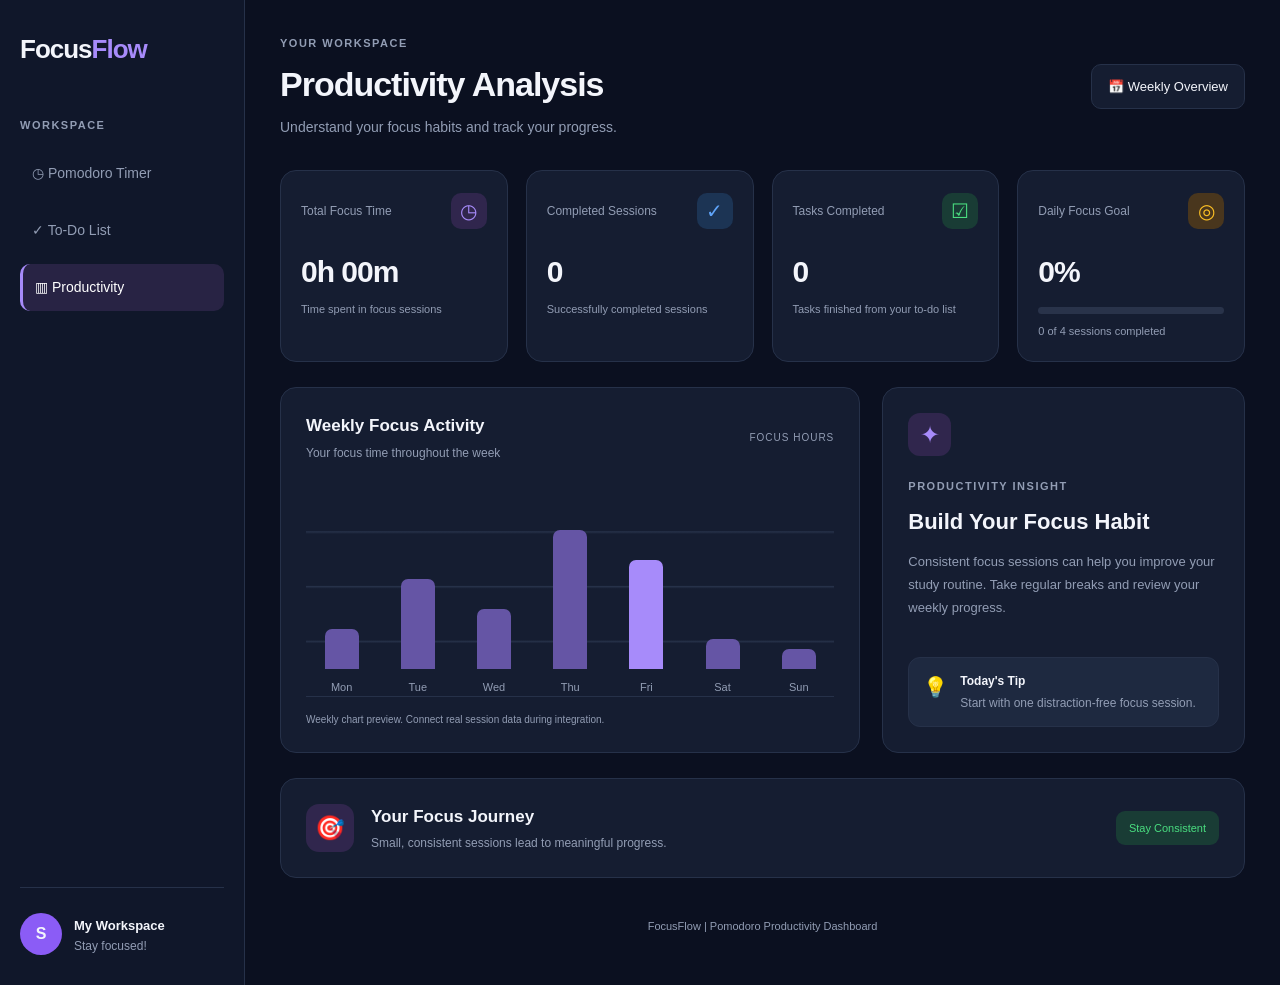
<file: dashboard/index.html>
<!DOCTYPE html>
<html lang="en">
<head>
    <meta charset="UTF-8">
    <meta name="viewport" content="width=device-width, initial-scale=1.0">
    <title>Productivity Analysis | FocusFlow</title>
    <link rel="stylesheet" href="style.css">
</head>
<body>

<div class="dashboard">

    <aside class="sidebar">
        <h2 class="logo">Focus<span>Flow</span></h2>
        <p class="menu-title">WORKSPACE</p>

        <nav>
            <a href="#">◷ Pomodoro Timer</a>
            <a href="#">✓ To-Do List</a>
            <a href="#" class="active">▥ Productivity</a>
        </nav>

        <div class="profile">
            <div class="avatar">S</div>
            <div>
                <strong>My Workspace</strong>
                <p>Stay focused!</p>
            </div>
        </div>
    </aside>

    <main class="main-content">

        <header class="header">
            <div>
                <p class="eyebrow">YOUR WORKSPACE</p>
                <h1>Productivity Analysis</h1>
                <p class="subtitle">
                    Understand your focus habits and track your progress.
                </p>
            </div>
            <span class="badge">📅 Weekly Overview</span>
        </header>

        <section class="stats-grid">

            <article class="stat-card">
                <div class="card-heading">
                    <span>Total Focus Time</span>
                    <span class="icon purple">◷</span>
                </div>
                <h2 id="focusTime">0h 00m</h2>
                <p>Time spent in focus sessions</p>
            </article>

            <article class="stat-card">
                <div class="card-heading">
                    <span>Completed Sessions</span>
                    <span class="icon blue">✓</span>
                </div>
                <h2 id="completedSessions">0</h2>
                <p>Successfully completed sessions</p>
            </article>

            <article class="stat-card">
                <div class="card-heading">
                    <span>Tasks Completed</span>
                    <span class="icon green">☑</span>
                </div>
                <h2 id="tasksCompleted">0</h2>
                <p>Tasks finished from your to-do list</p>
            </article>

            <article class="stat-card">
                <div class="card-heading">
                    <span>Daily Focus Goal</span>
                    <span class="icon orange">◎</span>
                </div>
                <h2 id="goalPercentage">0%</h2>
                <div class="progress-track">
                    <div class="progress-fill" id="goalProgress"></div>
                </div>
                <p id="goalText">0 of 4 sessions completed</p>
            </article>

        </section>

        <section class="content-grid">

            <article class="panel">
                <div class="panel-heading">
                    <div>
                        <h2>Weekly Focus Activity</h2>
                        <p>Your focus time throughout the week</p>
                    </div>
                    <span class="chart-label">FOCUS HOURS</span>
                </div>

                <div class="chart" id="weeklyChart">

                    <div class="chart-column">
                        <div class="bar" style="height: 20%"></div>
                        <span>Mon</span>
                    </div>

                    <div class="chart-column">
                        <div class="bar" style="height: 45%"></div>
                        <span>Tue</span>
                    </div>

                    <div class="chart-column">
                        <div class="bar" style="height: 30%"></div>
                        <span>Wed</span>
                    </div>

                    <div class="chart-column">
                        <div class="bar" style="height: 70%"></div>
                        <span>Thu</span>
                    </div>

                    <div class="chart-column">
                        <div class="bar today" style="height: 55%"></div>
                        <span>Fri</span>
                    </div>

                    <div class="chart-column">
                        <div class="bar" style="height: 15%"></div>
                        <span>Sat</span>
                    </div>

                    <div class="chart-column">
                        <div class="bar" style="height: 10%"></div>
                        <span>Sun</span>
                    </div>

                </div>

                <p class="chart-note">
                    Weekly chart preview. Connect real session data during integration.
                </p>
            </article>

            <article class="panel insight-panel">
                <div class="insight-icon">✦</div>
                <p class="eyebrow">PRODUCTIVITY INSIGHT</p>
                <h2>Build Your Focus Habit</h2>

                <p class="insight-description">
                    Consistent focus sessions can help you improve your study
                    routine. Take regular breaks and review your weekly progress.
                </p>

                <div class="tip">
                    <span>💡</span>
                    <p>
                        <strong>Today's Tip</strong><br>
                        Start with one distraction-free focus session.
                    </p>
                </div>
            </article>

        </section>

        <section class="panel focus-journey">
            <div class="target-icon">🎯</div>
            <div class="journey-text">
                <h2>Your Focus Journey</h2>
                <p>Small, consistent sessions lead to meaningful progress.</p>
            </div>
            <span class="goal-badge">Stay Consistent</span>
        </section>

        <footer>
            FocusFlow | Pomodoro Productivity Dashboard
        </footer>

    </main>

</div>

</body>
</html>
</file>
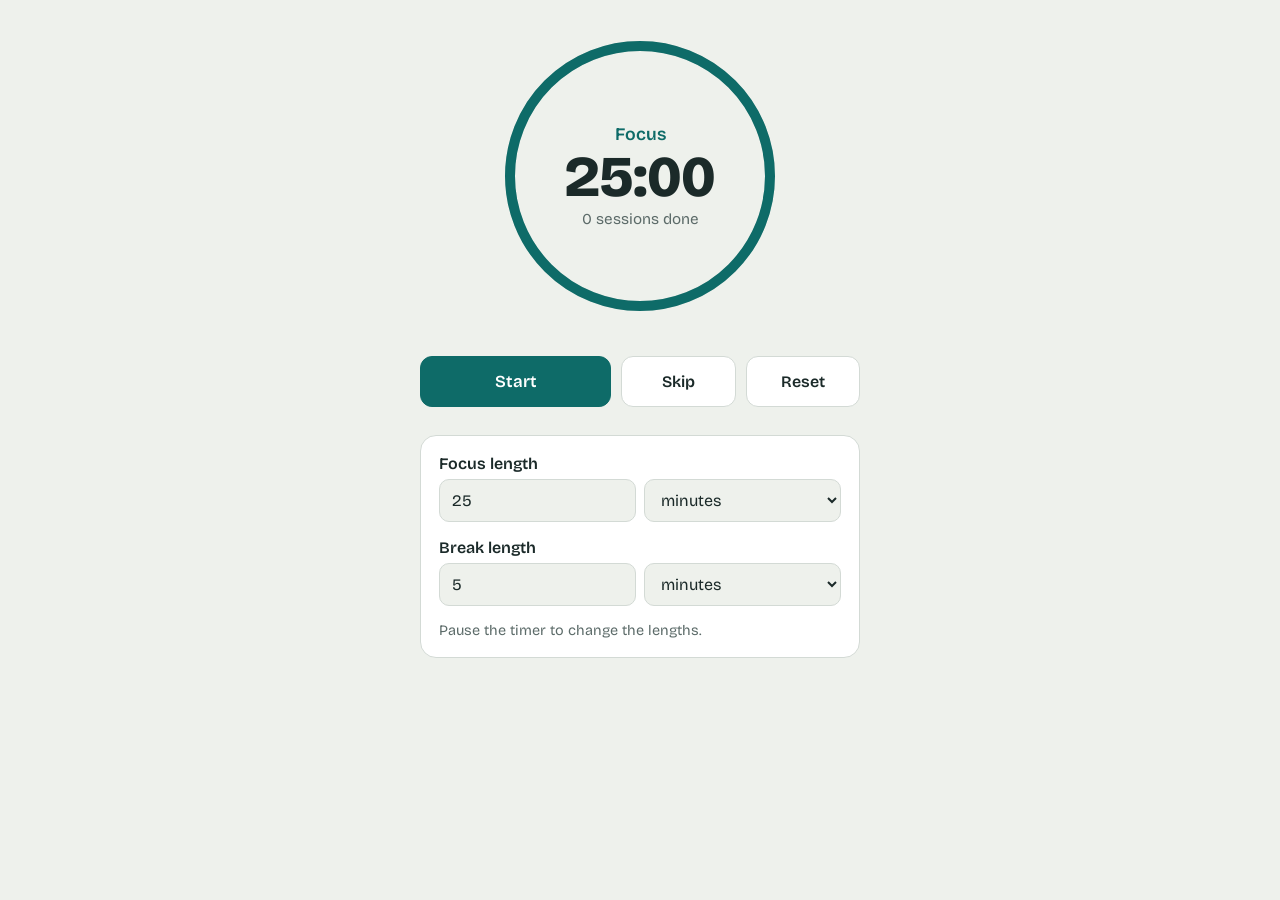
<file: Pomodoro timer.html>
<!doctype html>
<html lang="en">
<head>
<meta charset="utf-8">
<meta name="viewport" content="width=device-width, initial-scale=1, viewport-fit=cover">
<title>Pomodoro timer</title>
<link href="https://fonts.googleapis.com/css2?family=Bricolage+Grotesque:opsz,wght@12..96,400;12..96,600;12..96,800&display=swap" rel="stylesheet">
<style>
:root{
  --bg:#EEF1EC; --surface:#FFFFFF; --ink:#1B2A29; --muted:#5C6B69; --line:#D3DAD5;
  --work:#0E6B68; --rest:#9A5F0A; --accent:var(--work); --on-accent:#FFFFFF;
  color-scheme:light;
  box-sizing:border-box;
  padding-top:env(safe-area-inset-top,0px);
  padding-bottom:env(safe-area-inset-bottom,0px);
}
@media (prefers-color-scheme: dark){
  :root:not([data-theme="light"]){
    --bg:#0F1A19; --surface:#162524; --ink:#E6EFEC; --muted:#93A7A3; --line:#27403D;
    --work:#4FC3BC; --rest:#F0B84B; --on-accent:#0F1A19; color-scheme:dark;
  }
}
:root[data-theme="dark"]{
  --bg:#0F1A19; --surface:#162524; --ink:#E6EFEC; --muted:#93A7A3; --line:#27403D;
  --work:#4FC3BC; --rest:#F0B84B; --on-accent:#0F1A19; color-scheme:dark;
}
html{scroll-padding-top:env(safe-area-inset-top,0px)}
*{box-sizing:border-box}
body{
  margin:0; min-height:100vh; background:var(--bg); color:var(--ink);
  font-family:"Bricolage Grotesque",system-ui,-apple-system,"Segoe UI",sans-serif;
  display:flex; justify-content:center; padding:24px 16px 40px;
}
body[data-mode="break"]{--accent:var(--rest)}
main{width:100%; max-width:440px; display:flex; flex-direction:column; align-items:center; gap:28px}
.dial{position:relative; width:min(78vw,300px); aspect-ratio:1}
.dial svg{width:100%; height:100%; transform:rotate(-90deg)}
.track{fill:none; stroke:var(--line); stroke-width:10}
.bar{fill:none; stroke:var(--accent); stroke-width:10; stroke-linecap:round; transition:stroke-dashoffset .25s linear, stroke .4s}
.readout{position:absolute; inset:0; display:flex; flex-direction:column; align-items:center; justify-content:center; gap:4px}
.phase{font-size:1.1rem; font-weight:600; color:var(--accent)}
.time{font-size:clamp(2.6rem,13vw,3.6rem); font-weight:800; letter-spacing:-.02em; font-variant-numeric:tabular-nums; line-height:1}
.count{font-size:.95rem; color:var(--muted)}
.controls{display:flex; gap:10px; width:100%}
button{
  font:inherit; font-weight:600; border-radius:12px; padding:14px 18px; cursor:pointer;
  border:1.5px solid var(--line); background:var(--surface); color:var(--ink); flex:1;
}
button.primary{flex:2; background:var(--accent); border-color:var(--accent); color:var(--on-accent); font-size:1.05rem}
button:focus-visible,input:focus-visible,select:focus-visible{outline:3px solid var(--accent); outline-offset:2px}
button:disabled{opacity:.5; cursor:not-allowed}
.settings{width:100%; background:var(--surface); border:1.5px solid var(--line); border-radius:16px; padding:18px; display:grid; gap:16px}
.row label{display:block; font-weight:600; margin-bottom:6px}
.field{display:flex; gap:8px}
input,select{
  font:inherit; color:var(--ink); background:var(--bg); border:1.5px solid var(--line);
  border-radius:10px; padding:10px 12px; min-width:0;
}
input{flex:1; font-variant-numeric:tabular-nums}
select{flex:1}
.msg{min-height:1.2em; margin:0; font-size:.9rem; color:var(--muted)}
.msg.err{color:#B3261E}
@media (prefers-color-scheme: dark){:root:not([data-theme="light"]) .msg.err{color:#FF8A80}}
.sr{position:absolute; width:1px; height:1px; overflow:hidden; clip:rect(0 0 0 0); white-space:nowrap}
@media (prefers-reduced-motion: reduce){.bar{transition:none}}
</style>
</head>
<body data-mode="work">
<main>
  <div class="dial">
    <svg viewBox="0 0 300 300" aria-hidden="true">
      <circle class="track" cx="150" cy="150" r="130"/>
      <circle class="bar" id="bar" cx="150" cy="150" r="130"/>
    </svg>
    <div class="readout">
      <div class="phase" id="phase">Focus</div>
      <div class="time" id="time">25:00</div>
      <div class="count" id="count">0 sessions done</div>
    </div>
  </div>

  <div class="controls">
    <button class="primary" id="toggle">Start</button>
    <button id="skip" title="Skip to the next phase">Skip</button>
    <button id="reset">Reset</button>
  </div>

  <section class="settings" aria-label="Timer lengths">
    <div class="row">
      <label for="workVal">Focus length</label>
      <div class="field">
        <input id="workVal" type="number" inputmode="decimal" min="0" step="any" value="25">
        <select id="workUnit" aria-label="Focus length unit"><option value="m">minutes</option><option value="h">hours</option></select>
      </div>
    </div>
    <div class="row">
      <label for="breakVal">Break length</label>
      <div class="field">
        <input id="breakVal" type="number" inputmode="decimal" min="0" step="any" value="5">
        <select id="breakUnit" aria-label="Break length unit"><option value="m">minutes</option><option value="h">hours</option></select>
      </div>
    </div>
    <p class="msg" id="msg">Pause the timer to change the lengths.</p>
  </section>
  <div class="sr" role="status" aria-live="polite" id="live"></div>
</main>

<script>
(function(){
  var $=function(id){return document.getElementById(id)};
  var C=2*Math.PI*130;
  var bar=$("bar"); bar.style.strokeDasharray=C;
  var mode="work", total=0, remaining=0, running=false, endAt=0, timer=null, sessions=0, audio=null;
  var KEY="pomodoro-settings";

  function save(){try{localStorage.setItem(KEY,JSON.stringify({
    wv:$("workVal").value,wu:$("workUnit").value,bv:$("breakVal").value,bu:$("breakUnit").value}))}catch(e){}}
  function load(){try{var s=JSON.parse(localStorage.getItem(KEY)||"null");if(s){
    $("workVal").value=s.wv;$("workUnit").value=s.wu;$("breakVal").value=s.bv;$("breakUnit").value=s.bu}}catch(e){}}

  function dur(kind){
    var v=parseFloat($(kind+"Val").value), u=$(kind+"Unit").value;
    if(!(v>0)) return null;
    var secs=Math.round(v*(u==="h"?3600:60));
    if(secs<1||secs>86400) return null;
    return secs*1000;
  }
  function fmt(ms){
    var s=Math.max(0,Math.ceil(ms/1000)), h=Math.floor(s/3600), m=Math.floor(s%3600/60), x=s%60;
    var p=function(n){return String(n).padStart(2,"0")};
    return h>0 ? h+":"+p(m)+":"+p(x) : p(m)+":"+p(x);
  }
  function say(text,isErr){var m=$("msg");m.textContent=text;m.className="msg"+(isErr?" err":"")}

  function render(){
    var label=mode==="work"?"Focus":"Break";
    $("phase").textContent=label;
    $("time").textContent=fmt(remaining);
    $("count").textContent=sessions+(sessions===1?" session done":" sessions done");
    bar.style.strokeDashoffset=C*(1-(total?remaining/total:0));
    document.body.setAttribute("data-mode",mode);
    document.title=(running?fmt(remaining)+" · ":"")+label+" – Pomodoro timer";
    $("toggle").textContent=running?"Pause":(remaining<total?"Resume":"Start");
    ["workVal","workUnit","breakVal","breakUnit"].forEach(function(id){$(id).disabled=running});
  }

  function load_phase(m){
    mode=m;
    total=dur(m==="work"?"work":"break");
    if(total===null){total=0;remaining=0;return false}
    remaining=total;return true;
  }

  function beep(){
    try{
      if(!audio) return;
      [0,0.25,0.5].forEach(function(d){
        var o=audio.createOscillator(),g=audio.createGain(),t=audio.currentTime+d;
        o.frequency.value=880;g.gain.setValueAtTime(0.0001,t);
        g.gain.exponentialRampToValueAtTime(0.25,t+0.02);
        g.gain.exponentialRampToValueAtTime(0.0001,t+0.2);
        o.connect(g);g.connect(audio.destination);o.start(t);o.stop(t+0.22);
      });
    }catch(e){}
  }

  function switchPhase(announce){
    if(mode==="work"&&announce) sessions++;
    var next=mode==="work"?"break":"work";
    if(!load_phase(next)){stop();say("Enter a number above 0 for both lengths.",true);render();return}
    if(running) endAt=Date.now()+remaining;
    if(announce){beep();$("live").textContent=(next==="work"?"Focus":"Break")+" started"}
    render();
  }

  function tick(){
    remaining=endAt-Date.now();
    if(remaining<=0) switchPhase(true); else render();
  }
  function stop(){running=false;clearInterval(timer);timer=null}

  function toggle(){
    if(running){remaining=endAt-Date.now();stop();say("Paused. You can change the lengths now.");render();return}
    if(!total && !load_phase(mode)){say("Enter a number above 0 for both lengths.",true);render();return}
    if(dur("work")===null||dur("break")===null){say("Enter a number above 0 for both lengths (24 hours max).",true);return}
    try{audio=audio||new (window.AudioContext||window.webkitAudioContext)();if(audio.state==="suspended")audio.resume()}catch(e){}
    endAt=Date.now()+remaining;running=true;
    timer=setInterval(tick,250);
    say("Running. Pause the timer to change the lengths.");
    render();
  }

  function reset(){
    stop();sessions=0;
    if(!load_phase("work")){say("Enter a number above 0 for both lengths.",true)}
    else say("Pause the timer to change the lengths.");
    render();
  }

  function settingsChanged(){
    save();
    if(running) return;
    if(dur("work")===null||dur("break")===null){say("Enter a number above 0 for both lengths (24 hours max).",true);return}
    say("Lengths saved.");
    load_phase(mode);render();
  }

  $("toggle").addEventListener("click",toggle);
  $("reset").addEventListener("click",reset);
  $("skip").addEventListener("click",function(){
    if(dur("work")===null||dur("break")===null){say("Enter a number above 0 for both lengths.",true);return}
    var was=mode;mode=was; switchPhase(false);
  });
  ["workVal","workUnit","breakVal","breakUnit"].forEach(function(id){
    $(id).addEventListener("input",settingsChanged);$(id).addEventListener("change",settingsChanged);
  });
  document.addEventListener("keydown",function(e){
    var t=e.target.tagName;
    if(e.code==="Space"&&t!=="INPUT"&&t!=="SELECT"&&t!=="BUTTON"){e.preventDefault();toggle()}
  });
  document.addEventListener("visibilitychange",function(){if(running)tick()});

  load();reset();
})();
</script>
</body>
</html>
</file>
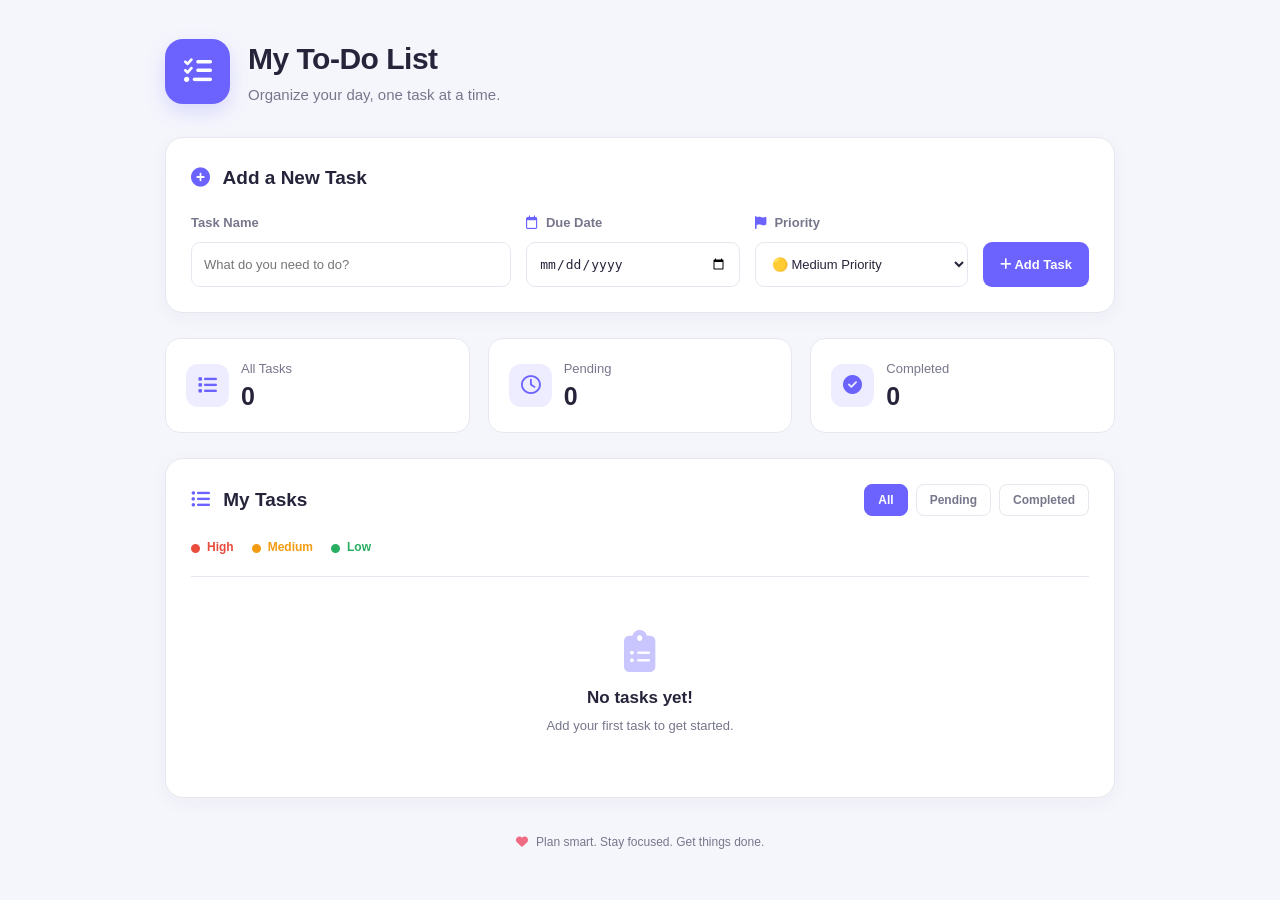
<file: To-do_list/To-do.html>
<!DOCTYPE html>
<html lang="en">
<head>
    <meta charset="UTF-8">
    <meta name="viewport" content="width=device-width, initial-scale=1.0">

    <title>My To-Do List</title>

    <!-- CSS file -->
    <link rel="stylesheet" href="To-do.css">

    <!-- Icons from Font Awesome -->
    <link
        rel="stylesheet"
        href="https://cdnjs.cloudflare.com/ajax/libs/font-awesome/6.7.2/css/all.min.css"
    >
</head>

<body>

    <main class="todo-container">

        <!-- Header Section -->
        <header class="todo-header">
            <div class="header-icon">
                <i class="fa-solid fa-list-check"></i>
            </div>

            <div>
                <h1>My To-Do List</h1>
                <p>Organize your day, one task at a time.</p>
            </div>
        </header>

        <!-- Task Input Section -->
        <section class="add-task-section">
            <h2><i class="fa-solid fa-circle-plus"></i> Add a New Task</h2>

            <form id="taskForm">

                <div class="input-group">
                    <label for="taskInput">Task Name</label>
                    <input
                        type="text"
                        id="taskInput"
                        placeholder="What do you need to do?"
                        required
                    >
                </div>

                <div class="input-group">
                    <label for="taskDate">
                        <i class="fa-regular fa-calendar"></i> Due Date
                    </label>
                    <input type="date" id="taskDate">
                </div>

                <!-- Priority Selection -->
                <div class="input-group">
                    <label for="taskPriority">
                        <i class="fa-solid fa-flag"></i> Priority
                    </label>

                    <select id="taskPriority">
                        <option value="low">🟢 Low Priority</option>
                        <option value="medium" selected>🟡 Medium Priority</option>
                        <option value="high">🔴 High Priority</option>
                    </select>
                </div>

                <button type="submit" id="addTaskBtn">
                    <i class="fa-solid fa-plus"></i> Add Task
                </button>

            </form>
        </section>

        <!-- Task Summary -->
        <section class="task-summary">
            <div class="summary-card">
                <i class="fa-solid fa-list"></i>
                <span>All Tasks</span>
                <strong id="totalTasks">0</strong>
            </div>

            <div class="summary-card">
                <i class="fa-regular fa-clock"></i>
                <span>Pending</span>
                <strong id="pendingTasks">0</strong>
            </div>

            <div class="summary-card">
                <i class="fa-solid fa-circle-check"></i>
                <span>Completed</span>
                <strong id="completedTasks">0</strong>
            </div>
        </section>

        <!-- Task Filters -->
        <section class="task-section">

            <div class="task-section-header">
                <h2><i class="fa-solid fa-list-ul"></i> My Tasks</h2>

                <div class="task-filters">
                    <button type="button" class="filter-btn active" data-filter="all">
                        All
                    </button>

                    <button type="button" class="filter-btn" data-filter="pending">
                        Pending
                    </button>

                    <button type="button" class="filter-btn" data-filter="completed">
                        Completed
                    </button>
                </div>
            </div>

            <!-- Priority Guide -->
            <div class="priority-guide">
                <span class="priority-label high-priority">
                    <i class="fa-solid fa-circle"></i> High
                </span>

                <span class="priority-label medium-priority">
                    <i class="fa-solid fa-circle"></i> Medium
                </span>

                <span class="priority-label low-priority">
                    <i class="fa-solid fa-circle"></i> Low
                </span>
            </div>

            <!-- JavaScript will insert tasks here -->
            <ul id="taskList" class="task-list">

                <!-- Empty State -->
                <li id="emptyState" class="empty-state">
                    <i class="fa-solid fa-clipboard-list"></i>
                    <h3>No tasks yet!</h3>
                    <p>Add your first task to get started.</p>
                </li>

            </ul>

        </section>

        <!-- Footer -->
        <footer class="todo-footer">
            <p>
                <i class="fa-solid fa-heart"></i>
                Plan smart. Stay focused. Get things done.
            </p>
        </footer>

    </main>

    <!-- JavaScript file -->
    <script src="To-do.js"></script>

</body>
</html>
</file>
<file: dashboard/style.css>
* {
    margin: 0;
    padding: 0;
    box-sizing: border-box;
}

:root {
    --background: #0b1020;
    --sidebar: #10172a;
    --card: #151d31;
    --border: #263149;
    --text: #f3f5fb;
    --muted: #929db4;
    --purple: #a78bfa;
    --blue: #60a5fa;
    --green: #4ade80;
    --orange: #fbbf24;
}

body {
    font-family: Arial, Helvetica, sans-serif;
    background: var(--background);
    color: var(--text);
    line-height: 1.5;
}

.dashboard {
    display: flex;
    min-height: 100vh;
}

/* Sidebar */

.sidebar {
    width: 245px;
    flex-shrink: 0;
    background: var(--sidebar);
    border-right: 1px solid var(--border);
    padding: 30px 20px;
    display: flex;
    flex-direction: column;
}

.logo {
    font-size: 26px;
    margin-bottom: 48px;
    letter-spacing: -1px;
}

.logo span {
    color: var(--purple);
}

.menu-title,
.eyebrow {
    font-size: 11px;
    font-weight: bold;
    letter-spacing: 1.5px;
    color: var(--muted);
}

.menu-title {
    margin-bottom: 16px;
}

nav {
    display: grid;
    gap: 10px;
}

nav a {
    color: var(--muted);
    text-decoration: none;
    padding: 13px 12px;
    border-radius: 10px;
    font-size: 14px;
    transition: 0.2s;
}

nav a:hover,
nav a.active {
    color: white;
    background: #282344;
}

nav a.active {
    border-left: 3px solid var(--purple);
}

.profile {
    margin-top: auto;
    padding-top: 25px;
    border-top: 1px solid var(--border);
    display: flex;
    align-items: center;
    gap: 12px;
}

.avatar {
    width: 42px;
    height: 42px;
    border-radius: 50%;
    background: #8b5cf6;
    display: grid;
    place-items: center;
    font-weight: bold;
}

.profile strong {
    font-size: 13px;
}

.profile p {
    color: var(--muted);
    font-size: 12px;
}

/* Main Content */

.main-content {
    flex: 1;
    min-width: 0;
    padding: 35px;
}

.header {
    display: flex;
    justify-content: space-between;
    align-items: center;
    gap: 20px;
    margin-bottom: 32px;
}

h1 {
    font-size: clamp(24px, 3vw, 34px);
    letter-spacing: -1px;
    margin-top: 7px;
}

.subtitle {
    color: var(--muted);
    margin-top: 7px;
    font-size: 14px;
}

.badge {
    border: 1px solid var(--border);
    background: var(--card);
    border-radius: 10px;
    padding: 12px 16px;
    font-size: 13px;
    white-space: nowrap;
}

/* Statistics */

.stats-grid {
    display: grid;
    grid-template-columns: repeat(4, minmax(0, 1fr));
    gap: 18px;
    margin-bottom: 25px;
}

.stat-card,
.panel {
    background: var(--card);
    border: 1px solid var(--border);
    border-radius: 16px;
}

.stat-card {
    padding: 22px 20px;
    min-width: 0;
    transition: transform 0.2s, border-color 0.2s;
}

.stat-card:hover {
    transform: translateY(-3px);
    border-color: #6555a5;
}

.card-heading {
    display: flex;
    justify-content: space-between;
    align-items: center;
    gap: 8px;
    color: var(--muted);
    font-size: 12px;
}

.icon {
    width: 36px;
    height: 36px;
    border-radius: 10px;
    display: grid;
    place-items: center;
    font-size: 20px;
    flex-shrink: 0;
}

.purple {
    color: var(--purple);
    background: #30264d;
}

.blue {
    color: var(--blue);
    background: #1c3454;
}

.green {
    color: var(--green);
    background: #193c35;
}

.orange {
    color: var(--orange);
    background: #49361d;
}

.stat-card h2 {
    font-size: clamp(23px, 2.5vw, 30px);
    margin: 20px 0 7px;
    letter-spacing: -1px;
}

.stat-card p {
    color: var(--muted);
    font-size: 11px;
}

/* Focus Goal Progress */

.progress-track {
    height: 7px;
    background: #29334a;
    border-radius: 20px;
    overflow: hidden;
    margin: 13px 0 9px;
}

.progress-fill {
    width: 0%;
    height: 100%;
    background: var(--orange);
    border-radius: inherit;
}

/* Charts and Insights */

.content-grid {
    display: grid;
    grid-template-columns: minmax(0, 1.6fr) minmax(260px, 1fr);
    gap: 22px;
    margin-bottom: 25px;
}

.panel {
    padding: 25px;
}

.panel-heading {
    display: flex;
    justify-content: space-between;
    align-items: center;
    gap: 12px;
}

.panel-heading h2,
.focus-journey h2 {
    font-size: 17px;
}

.panel-heading p,
.focus-journey p {
    color: var(--muted);
    font-size: 12px;
    margin-top: 5px;
}

.chart-label {
    font-size: 10px;
    letter-spacing: 1px;
    color: var(--muted);
}

/* Weekly Bar Chart */

.chart {
    height: 220px;
    display: flex;
    align-items: flex-end;
    justify-content: space-around;
    gap: 15px;
    padding: 20px 5px 0;
    margin-top: 15px;
    border-bottom: 1px solid var(--border);
    background-image: linear-gradient(
        to top,
        transparent 24%,
        #263149 25%,
        transparent 25.5%,
        transparent 49%,
        #263149 50%,
        transparent 50.5%,
        transparent 74%,
        #263149 75%,
        transparent 75.5%
    );
}

.chart-column {
    display: flex;
    flex-direction: column;
    align-items: center;
    justify-content: flex-end;
    gap: 10px;
    height: 100%;
    flex: 1;
    min-width: 0;
}

.bar {
    width: min(34px, 80%);
    min-height: 5px;
    background: #6555a5;
    border-radius: 7px 7px 0 0;
    transition: background 0.3s;
}

.bar:hover,
.bar.today {
    background: var(--purple);
}

.chart-column span {
    color: var(--muted);
    font-size: 11px;
}

.chart-note {
    color: var(--muted);
    font-size: 10px;
    margin-top: 15px;
}

/* Productivity Insight */

.insight-panel {
    display: flex;
    flex-direction: column;
    align-items: flex-start;
}

.insight-icon {
    width: 43px;
    height: 43px;
    border-radius: 12px;
    background: #30264d;
    color: var(--purple);
    display: grid;
    place-items: center;
    font-size: 24px;
    margin-bottom: 22px;
}

.insight-panel h2 {
    font-size: 22px;
    margin-top: 10px;
}

.insight-description {
    color: var(--muted);
    font-size: 13px;
    line-height: 1.8;
    margin-top: 12px;
}

.tip {
    display: flex;
    gap: 12px;
    padding: 14px;
    background: #1e2940;
    border: 1px solid var(--border);
    border-radius: 12px;
    margin-top: auto;
    width: 100%;
    font-size: 12px;
}

.tip span {
    font-size: 20px;
}

.tip p {
    color: var(--muted);
}

.tip strong {
    color: var(--text);
    display: inline-block;
    margin-bottom: 4px;
}

/* Focus Journey */

.focus-journey {
    display: flex;
    align-items: center;
    gap: 17px;
    margin-bottom: 25px;
}

.target-icon {
    width: 48px;
    height: 48px;
    border-radius: 13px;
    background: #30264d;
    display: grid;
    place-items: center;
    font-size: 24px;
    flex-shrink: 0;
}

.journey-text {
    flex: 1;
}

.goal-badge {
    color: var(--green);
    background: #193c35;
    padding: 9px 13px;
    border-radius: 9px;
    font-size: 11px;
    white-space: nowrap;
}

/* Footer */

footer {
    text-align: center;
    padding: 15px;
    color: var(--muted);
    font-size: 11px;
}

/* Tablet */

@media (max-width: 1100px) {
    .sidebar {
        width: 210px;
    }

    .main-content {
        padding: 25px;
    }

    .stats-grid {
        grid-template-columns: repeat(2, minmax(0, 1fr));
    }

    .content-grid {
        grid-template-columns: 1fr;
    }
}

/* Mobile */

@media (max-width: 650px) {
    .dashboard {
        flex-direction: column;
    }

    .sidebar {
        width: 100%;
        padding: 18px;
    }

    .logo {
        margin-bottom: 20px;
    }

    .menu-title {
        margin-bottom: 10px;
    }

    nav {
        grid-template-columns: repeat(3, minmax(0, 1fr));
        gap: 5px;
    }

    nav a {
        padding: 10px 5px;
        font-size: 11px;
        text-align: center;
    }

    .profile {
        display: none;
    }

    .main-content {
        padding: 20px 15px;
    }

    .header {
        align-items: flex-start;
        flex-direction: column;
    }

    .badge {
        font-size: 12px;
    }

    .stats-grid {
        gap: 12px;
    }

    .stat-card {
        padding: 15px 12px;
    }

    .card-heading {
        align-items: flex-start;
        font-size: 11px;
    }

    .icon {
        width: 30px;
        height: 30px;
    }

    .stat-card h2 {
        font-size: 23px;
    }

    .panel {
        padding: 18px;
    }

    .chart {
        gap: 8px;
    }

    .focus-journey {
        align-items: flex-start;
        flex-wrap: wrap;
    }

    .goal-badge {
        margin-left: 65px;
    }
}
</file>
<file: To-do_list/To-do.css>
/* =====================================
   1. GENERAL STYLES
===================================== */

* {
    margin: 0;
    padding: 0;
    box-sizing: border-box;
}

:root {
    --primary: #6c63ff;
    --primary-dark: #5548e8;
    --background: #f5f6fc;
    --card-background: #ffffff;
    --text-primary: #25243a;
    --text-secondary: #77778c;
    --border: #e7e7f0;

    --high: #e74c3c;
    --medium: #f39c12;
    --low: #27ae60;
}

body {
    font-family: Arial, Helvetica, sans-serif;
    background: var(--background);
    color: var(--text-primary);
    min-height: 100vh;
    padding: 35px 20px;
    line-height: 1.6;
}


/* =====================================
   2. MAIN CONTAINER
===================================== */

.todo-container {
    max-width: 950px;
    margin: 0 auto;
}


/* =====================================
   3. HEADER
===================================== */

.todo-header {
    display: flex;
    align-items: center;
    gap: 18px;
    margin-bottom: 30px;
}

.header-icon {
    width: 65px;
    height: 65px;
    background: var(--primary);
    color: white;
    border-radius: 18px;

    display: flex;
    align-items: center;
    justify-content: center;

    font-size: 28px;
    box-shadow: 0 8px 20px rgba(108, 99, 255, 0.2);
}

.todo-header h1 {
    font-size: 30px;
    font-weight: 700;
    letter-spacing: -0.5px;
}

.todo-header p {
    color: var(--text-secondary);
    font-size: 15px;
}


/* =====================================
   4. COMMON CARD STYLES
===================================== */

.add-task-section,
.task-section {
    background: var(--card-background);
    border: 1px solid var(--border);
    border-radius: 18px;
    padding: 25px;
    margin-bottom: 25px;
    box-shadow: 0 5px 20px rgba(40, 40, 80, 0.04);
}

.add-task-section h2,
.task-section-header h2 {
    font-size: 19px;
    margin-bottom: 20px;
}

.add-task-section h2 i,
.task-section-header h2 i {
    color: var(--primary);
    margin-right: 8px;
}


/* =====================================
   5. TASK INPUT FORM
===================================== */

#taskForm {
    display: grid;
    grid-template-columns: 1.5fr 1fr 1fr auto;
    gap: 15px;
    align-items: end;
}

.input-group {
    display: flex;
    flex-direction: column;
    gap: 8px;
    min-width: 0;
}

.input-group label {
    font-size: 13px;
    font-weight: 600;
    color: var(--text-secondary);
}

.input-group label i {
    margin-right: 5px;
    color: var(--primary);
}

.input-group input,
.input-group select {
    width: 100%;
    min-width: 0;
    height: 45px;
    padding: 0 12px;
    border: 1px solid var(--border);
    border-radius: 9px;
    background: #ffffff;
    color: var(--text-primary);
    font-size: 13px;
    outline: none;
    transition: border-color 0.2s, box-shadow 0.2s;
}

.input-group input:focus,
.input-group select:focus {
    border-color: var(--primary);
    box-shadow: 0 0 0 3px rgba(108, 99, 255, 0.12);
}


/* =====================================
   6. BUTTONS
===================================== */

button {
    font-family: inherit;
    cursor: pointer;
    transition: background 0.2s, transform 0.2s;
}

#addTaskBtn {
    height: 45px;
    padding: 0 17px;
    border: none;
    border-radius: 9px;
    background: var(--primary);
    color: white;
    font-size: 13px;
    font-weight: 600;
    white-space: nowrap;
}

#addTaskBtn:hover {
    background: var(--primary-dark);
    transform: translateY(-1px);
}

button:focus-visible {
    outline: 3px solid rgba(108, 99, 255, 0.35);
    outline-offset: 3px;
}


/* =====================================
   7. TASK SUMMARY CARDS
===================================== */

.task-summary {
    display: grid;
    grid-template-columns: repeat(3, 1fr);
    gap: 18px;
    margin-bottom: 25px;
}

.summary-card {
    display: grid;
    grid-template-columns: auto 1fr;
    align-items: center;
    column-gap: 12px;

    background: var(--card-background);
    border: 1px solid var(--border);
    border-radius: 15px;
    padding: 20px;
}

.summary-card > i {
    grid-row: span 2;
    display: flex;
    align-items: center;
    justify-content: center;

    width: 43px;
    height: 43px;
    border-radius: 12px;

    background: #eeedff;
    color: var(--primary);
    font-size: 19px;
}

.summary-card span {
    color: var(--text-secondary);
    font-size: 13px;
}

.summary-card strong {
    font-size: 25px;
    line-height: 1.3;
}


/* =====================================
   8. TASK SECTION HEADER
===================================== */

.task-section-header {
    display: flex;
    justify-content: space-between;
    align-items: center;
    flex-wrap: wrap;
    gap: 15px;
}

.task-section-header h2 {
    margin-bottom: 0;
}

.task-filters {
    display: flex;
    gap: 8px;
    flex-wrap: wrap;
}

.filter-btn {
    padding: 8px 13px;
    border: 1px solid var(--border);
    border-radius: 8px;
    background: white;
    color: var(--text-secondary);
    font-size: 12px;
    font-weight: 600;
}

.filter-btn:hover {
    border-color: var(--primary);
    color: var(--primary);
}

.filter-btn.active {
    background: var(--primary);
    color: white;
    border-color: var(--primary);
}


/* =====================================
   9. PRIORITY GUIDE
===================================== */

.priority-guide {
    display: flex;
    flex-wrap: wrap;
    gap: 18px;
    margin-top: 22px;
    margin-bottom: 18px;
    padding-bottom: 18px;
    border-bottom: 1px solid var(--border);
}

.priority-label {
    display: inline-flex;
    align-items: center;
    gap: 7px;
    font-size: 12px;
    font-weight: 600;
}

.priority-label i {
    font-size: 9px;
}

.high-priority {
    color: var(--high);
}

.medium-priority {
    color: var(--medium);
}

.low-priority {
    color: var(--low);
}


/* =====================================
   10. TASK LIST
===================================== */

.task-list {
    list-style: none;
}

.task-item {
    display: flex;
    align-items: center;
    gap: 12px;
    padding: 16px 0;
    border-bottom: 1px solid var(--border);
}

.task-item:last-child {
    border-bottom: none;
}

.task-checkbox {
    width: 18px;
    height: 18px;
    flex-shrink: 0;
    accent-color: var(--primary);
    cursor: pointer;
}

.task-details {
    flex: 1;
    min-width: 0;
}

.task-title {
    font-size: 14px;
    font-weight: 600;
    overflow-wrap: anywhere;
}

.task-meta {
    display: flex;
    flex-wrap: wrap;
    align-items: center;
    gap: 10px;
    margin-top: 5px;
    color: var(--text-secondary);
    font-size: 11px;
}

.task-priority {
    display: inline-block;
    padding: 3px 8px;
    border-radius: 5px;
    font-size: 11px;
    font-weight: 600;
}

.task-priority.high {
    color: var(--high);
    background: #fdecea;
}

.task-priority.medium {
    color: #a96800;
    background: #fff3d9;
}

.task-priority.low {
    color: var(--low);
    background: #e5f7ed;
}

.task-item.completed .task-title {
    color: #9999a8;
    text-decoration: line-through;
}


/* =====================================
   11. TASK ACTION BUTTONS
===================================== */

.task-actions {
    display: flex;
    gap: 7px;
    flex-shrink: 0;
}

.task-actions button {
    width: 34px;
    height: 34px;
    border: 1px solid var(--border);
    border-radius: 8px;
    background: white;
    color: var(--text-secondary);
}

.task-actions button:hover {
    background: #f0efff;
    color: var(--primary);
}

.task-actions .delete-btn:hover {
    background: #fdecea;
    color: var(--high);
}


/* =====================================
   12. EMPTY STATE
===================================== */

.empty-state {
    text-align: center;
    padding: 35px 15px;
    color: var(--text-secondary);
}

.empty-state > i {
    font-size: 42px;
    color: #c9c6ff;
    margin-bottom: 12px;
}

.empty-state h3 {
    color: var(--text-primary);
    font-size: 17px;
    margin-bottom: 5px;
}

.empty-state p {
    font-size: 13px;
}


/* =====================================
   13. FOOTER
===================================== */

.todo-footer {
    text-align: center;
    color: var(--text-secondary);
    font-size: 12px;
    padding: 10px;
}

.todo-footer i {
    color: #ef6b82;
    margin-right: 5px;
}


/* =====================================
   14. RESPONSIVE DESIGN
===================================== */

@media (max-width: 800px) {
    #taskForm {
        grid-template-columns: repeat(2, minmax(0, 1fr));
    }

    #addTaskBtn {
        width: 100%;
    }

    .summary-card {
        padding: 15px;
    }

    .summary-card > i {
        width: 35px;
        height: 35px;
        font-size: 16px;
    }
}

@media (max-width: 520px) {
    body {
        padding: 20px 12px;
    }

    .todo-header h1 {
        font-size: 24px;
    }

    .header-icon {
        width: 52px;
        height: 52px;
        font-size: 22px;
    }

    .add-task-section,
    .task-section {
        padding: 18px;
    }

    #taskForm {
        grid-template-columns: 1fr;
    }

    .task-summary {
        grid-template-columns: 1fr;
        gap: 12px;
    }

    .summary-card {
        padding: 14px 18px;
    }

    .task-section-header {
        align-items: flex-start;
        flex-direction: column;
    }

    .task-item {
        flex-wrap: wrap;
    }

    .task-actions {
        margin-left: 30px;
    }
}
</file>
